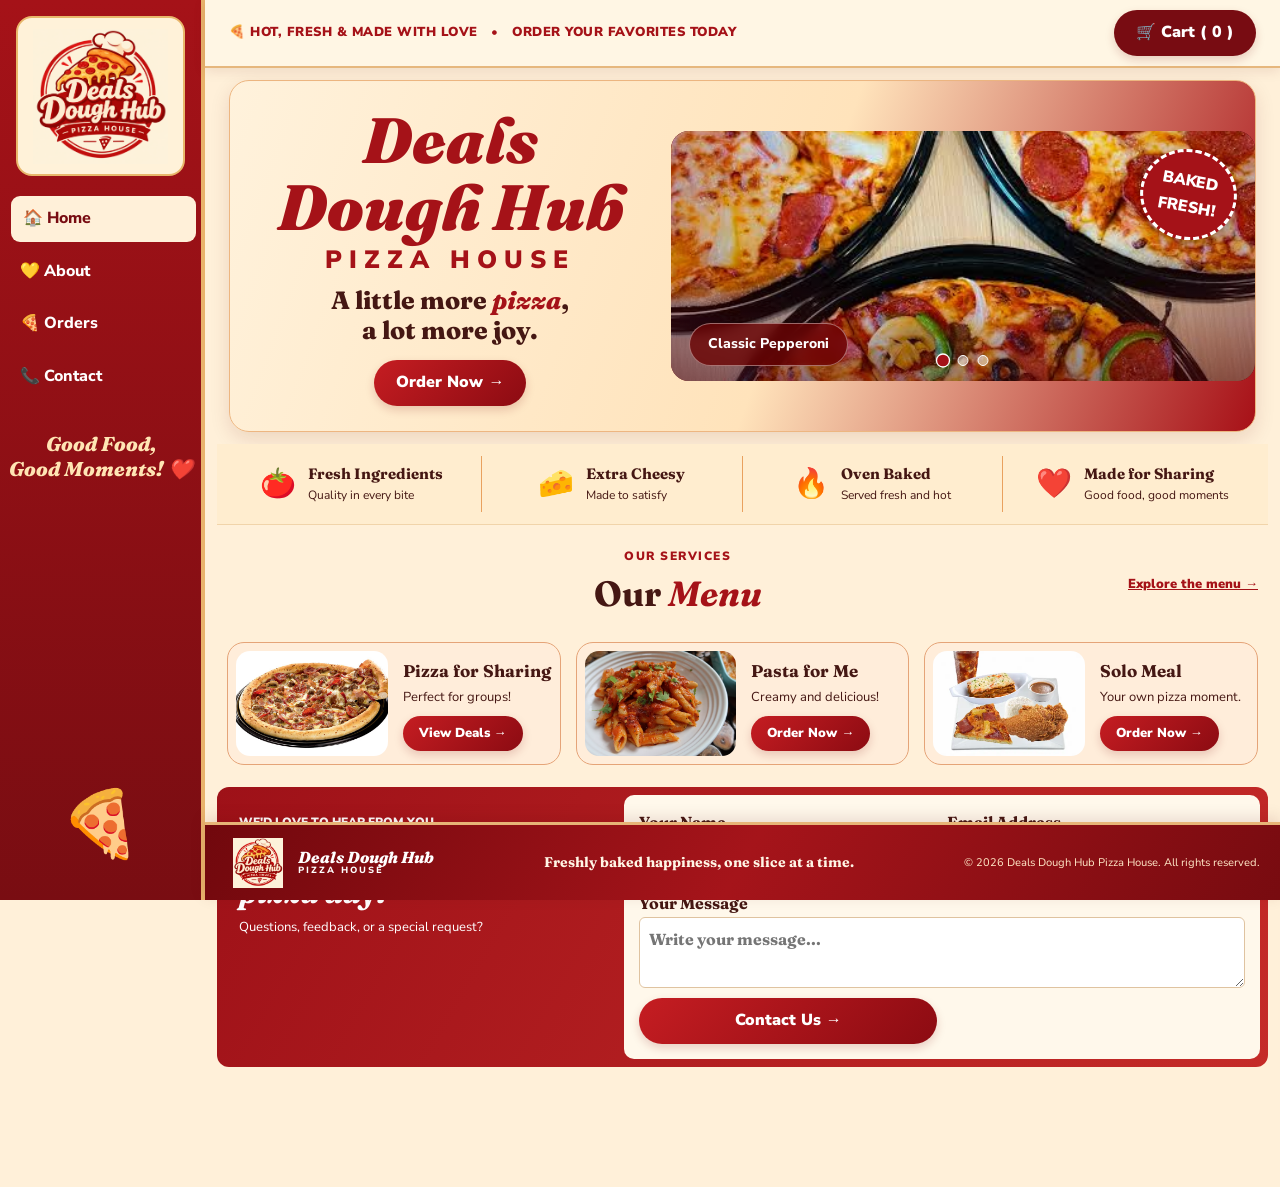
<file: index.html>
<!DOCTYPE html>
<html lang="en">

<head>
  <meta charset="UTF-8">
  <meta name="viewport" content="width=device-width, initial-scale=1">
  <title>Home | Deals Dough Hub Pizza House</title>
  <link rel="preconnect" href="https://fonts.googleapis.com">
  <link rel="preconnect" href="https://fonts.gstatic.com" crossorigin>
  <link
    href="https://fonts.googleapis.com/css2?family=Fraunces:ital,opsz,wght@0,9..144,500;0,9..144,800;1,9..144,700;1,9..144,900&family=Nunito+Sans:wght@400;600;800&display=swap"
    rel="stylesheet">
  <link rel="stylesheet" href="style.css">
</head>

<body>

  <aside class="sidebar">
    <a class="logo" href="index.html">
      <img src="m1.jpg.png" alt="Deals Dough Hub Pizza House Logo">
    </a>

   <nav class="nav">
            <a href="index.html" class="active">🏠 Home</a>
            <a href="about.html">💛 About</a>
            <a href="orders.html">🍕 Orders</a>
            <a href="contact.html">📞 Contact</a>
        </nav>
    
   <p class="sidebar-tag">
            Good Food,<br>
            Good Moments! ❤️
        </p>
    <div class="sidebar-decoration">🍕</div>
  </aside>

  <div class="main">
    <header class="topbar">
      <p>🍕 HOT, FRESH &amp; MADE WITH LOVE &nbsp; • &nbsp; ORDER YOUR FAVORITES TODAY</p>
     <a class="btn btn-dark cart-button"
   href="cart.html"
   data-cart-button>

  🛒 Cart (<span data-cart-count>0</span>)

  <span class="cart-notification-dot" data-cart-dot></span>

</a>
    </header>

    <main>
      <section class="hero">
        <div class="hero-text">
          <h1 class="brand-title">Deals Dough Hub</h1>
          <p class="brand-sub">PIZZA HOUSE</p>
          <p class="tagline">A little more <em>pizza</em>,<br>a lot more joy.</p>
          <a class="btn" href="orders.html">Order Now →</a>
        </div>

        <div class="slider" id="slider">
          <figure class="slide is-active">
            <img src="pizza1.jpg" alt="Classic Pepperoni Pizza">
            <figcaption>Classic Pepperoni</figcaption>
          </figure>
          <figure class="slide">
            <img src="pizza2.jpg" alt="Garden Veggie Pizza">
            <figcaption>Garden Veggie</figcaption>
          </figure>
          <figure class="slide">
            <img src="pizza3.jpg" alt="Extra Cheesy Pizza">
            <figcaption>Extra Cheesy</figcaption>
          </figure>
          <span class="stamp">BAKED<br>FRESH!</span>
          <div class="dots" id="dots"></div>
        </div>
      </section>

      <ul class="perks">
        <li><span class="perk-icon">🍅</span>
          <div><strong>Fresh Ingredients</strong><span>Quality in every bite</span></div>
        </li>
        <li><span class="perk-icon">🧀</span>
          <div><strong>Extra Cheesy</strong><span>Made to satisfy</span></div>
        </li>
        <li><span class="perk-icon">🔥</span>
          <div><strong>Oven Baked</strong><span>Served fresh and hot</span></div>
        </li>
        <li><span class="perk-icon">❤️</span>
          <div><strong>Made for Sharing</strong><span>Good food, good moments</span></div>
        </li>
      </ul>

      <section class="section">
        <div class="section-head">
          <div>
            <span class="eyebrow">OUR SERVICES</span>
            <h2>Our <em>Menu</em></h2>
          </div>
          <a class="text-link" href="orders.html">Explore the menu →</a>
        </div>

        <div class="cards">
          <article class="card">
            <img src="pizza3.jpg" alt="Pizza for Sharing">
            <div>
              <h3>Pizza for Sharing</h3>
              <p>Perfect for groups!</p>
              <a class="btn btn-sm" href="orders.html#sharing">View Deals →</a>
            </div>
          </article>

          <article class="card">
            <img src="pasta1.webp" alt="Creamy Pasta">
            <div>
              <h3>Pasta for Me</h3>
              <p>Creamy and delicious!</p>
              <a class="btn btn-sm" href="orders.html#pasta">Order Now →</a>
            </div>
          </article>

          <article class="card">
            <img src="solo1.webp" alt="Solo Meal">
            <div>
              <h3>Solo Meal</h3>
              <p>Your own pizza moment.</p>
              <a class="btn btn-sm" href="orders.html#solo">Order Now →</a>
            </div>
          </article>
        </div>
      </section>

      <section class="home-contact">
        <div class="contact-message">
          <span>WE'D LOVE TO HEAR FROM YOU</span>
          <h2>Let's make it a<br>pizza day.</h2>
          <p>Questions, feedback, or a special request?</p>
        </div>
        <form class="quick-contact" action="contact.html">
          <label>Your Name<input type="text" placeholder="Enter your name" required></label>
          <label>Email Address<input type="email" placeholder="you@example.com" required></label>
          <label class="wide">Your Message<textarea placeholder="Write your message..." required></textarea></label>
          <button class="btn" type="submit">Contact Us →</button>
        </form>
      </section>
    </main>

    <footer class="footer">
      <a class="footer-logo" href="index.html">
        <img src="m1.jpg.png" alt="Deals Dough Hub Logo">
        <span>Deals Dough Hub<small>PIZZA HOUSE</small></span>
      </a>
      <span>Freshly baked happiness, one slice at a time.</span>
      <small>© 2026 Deals Dough Hub Pizza House. All rights reserved.</small>
    </footer>
  </div>

  <div id="toast" class="toast" role="status" aria-live="polite"></div>
  <script src="main.js"></script>
</body>

</html>
</file>
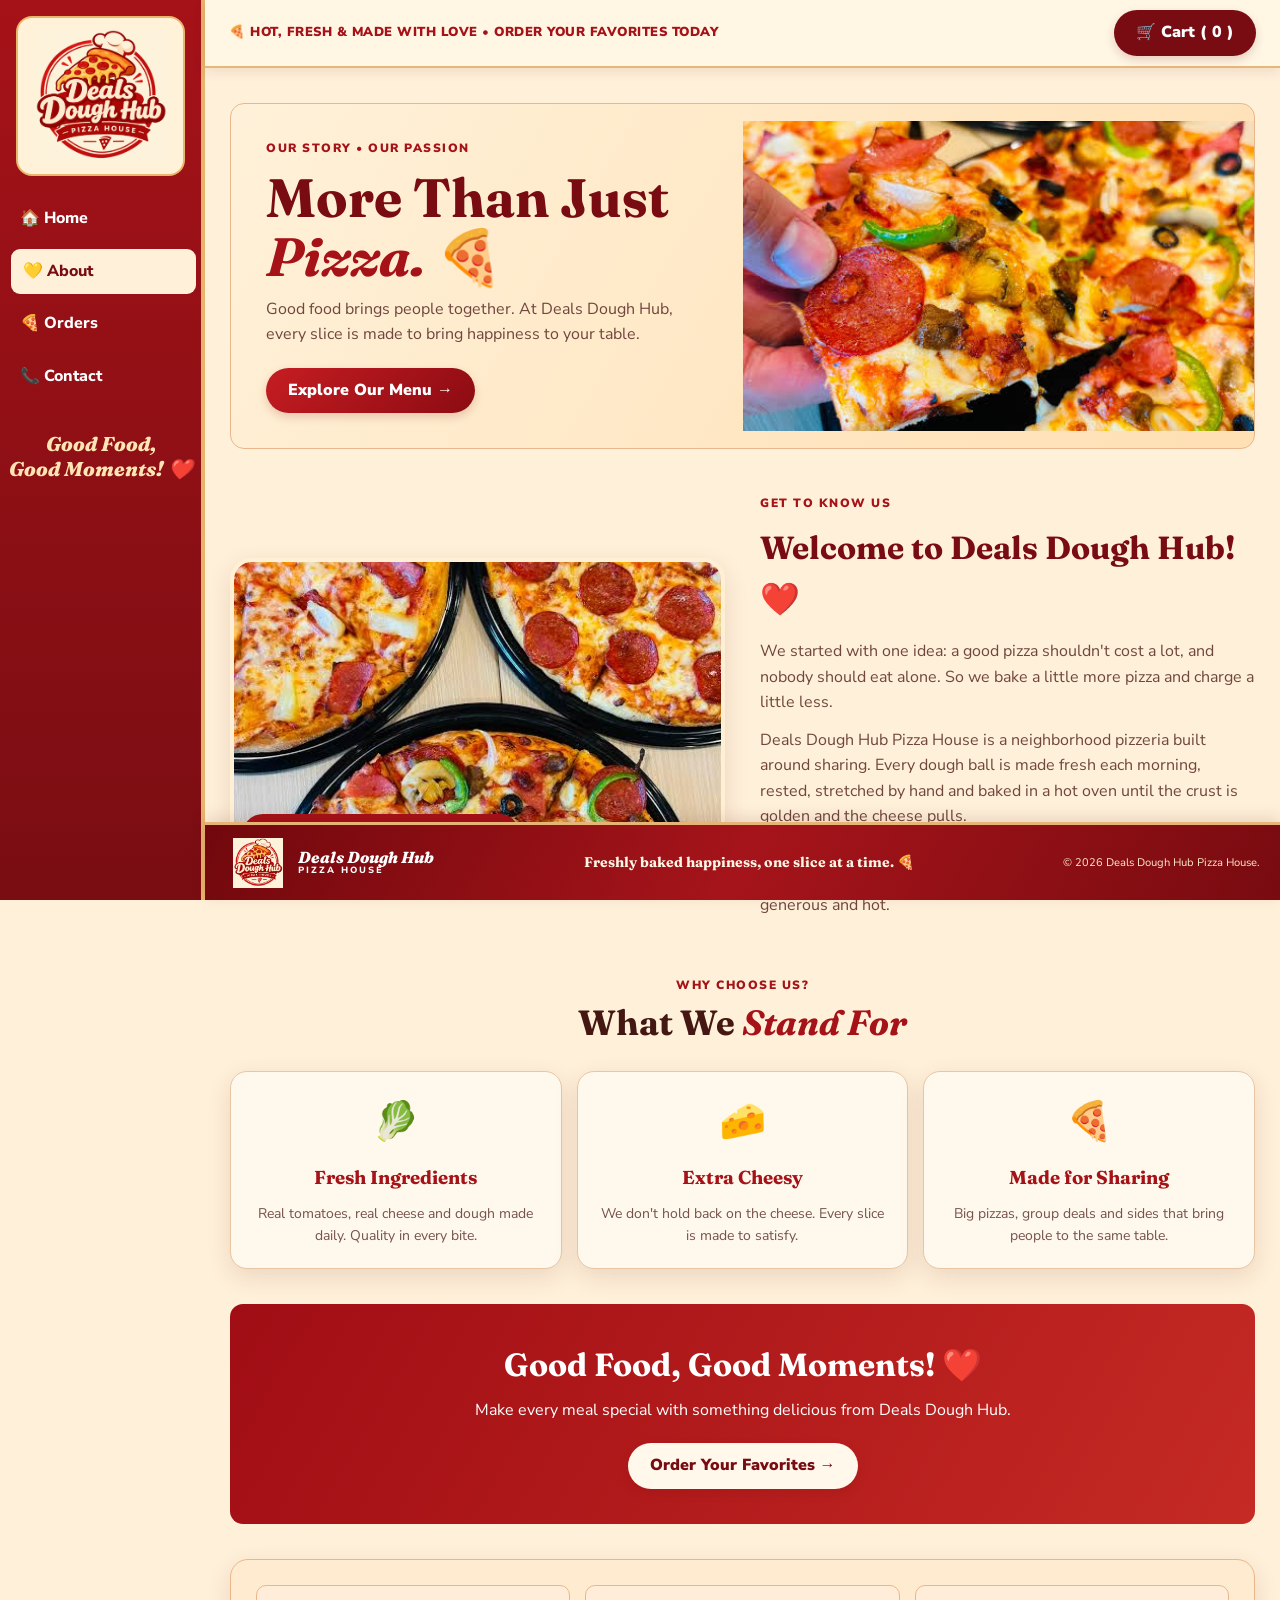
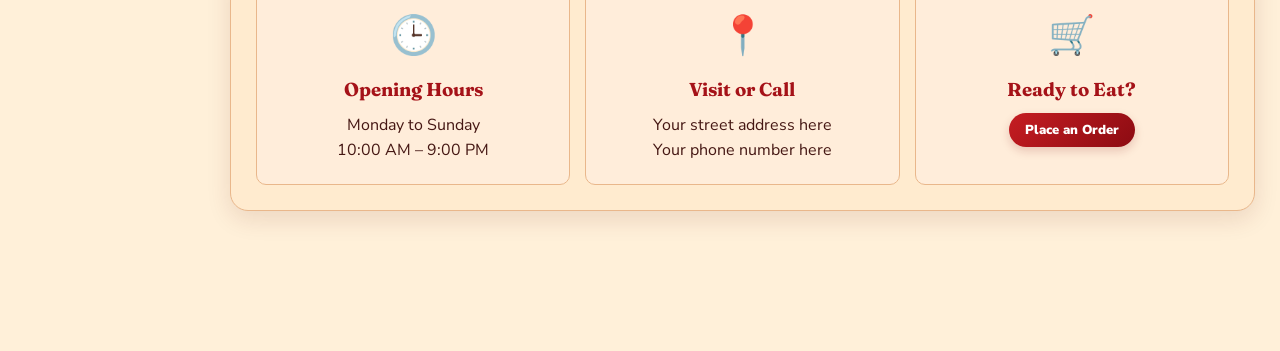
<file: about.html>
<!DOCTYPE html>
<html lang="en">

<head>
    <meta charset="UTF-8">
    <meta name="viewport" content="width=device-width, initial-scale=1">

    <title>About | Deals Dough Hub Pizza House</title>

    <!-- Google Fonts -->
    <link
        href="https://fonts.googleapis.com/css2?family=Fraunces:ital,opsz,wght@0,9..144,500;0,9..144,800;1,9..144,700;1,9..144,900&family=Nunito+Sans:wght@400;600;800&display=swap"
        rel="stylesheet"
    >

    <!-- CSS -->
    <link rel="stylesheet" href="style.css">
</head>

<body>

    <!-- SIDEBAR -->
    <aside class="sidebar">

        <a class="logo" href="index.html">
            <img src="m1.jpg.png" alt="Deals Dough Hub Logo">
        </a>

        <nav class="nav">
            <a href="index.html">🏠 Home</a>
            <a href="about.html" class="active">💛 About</a>
            <a href="orders.html">🍕 Orders</a>
            <a href="contact.html">📞 Contact</a>
        </nav>

        <p class="sidebar-tag">
            Good Food,<br>
            Good Moments! ❤️
        </p>

        <div class="sidebar-decoration"></div>

    </aside>


    <!-- MAIN CONTENT -->
    <div class="main">

        <!-- TOPBAR -->
        <header class="topbar">

            <p>
                🍕 HOT, FRESH &amp; MADE WITH LOVE • ORDER YOUR FAVORITES TODAY
            </p>

            <a
                class="btn btn-dark cart-button"
                href="cart.html"
                data-cart-button
            >
                🛒 Cart (<span data-cart-count>0</span>)
                <span
                    class="cart-notification-dot"
                    data-cart-dot
                ></span>
            </a>

        </header>


        <!-- PAGE CONTENT -->
        <main class="page">

            <!-- ABOUT HERO -->
            <section class="about-hero">

                <div>

                    <span class="eyebrow">
                        OUR STORY • OUR PASSION
                    </span>

                    <h1>
                        More Than Just <em>Pizza.</em> 🍕
                    </h1>

                    <p>
                        Good food brings people together. At Deals Dough Hub,
                        every slice is made to bring happiness to your table.
                    </p>

                    <a href="orders.html" class="btn">
                        Explore Our Menu →
                    </a>

                </div>

                <img
                    src="pizza2.jpg"
                    alt="Freshly baked Garden Veggie Pizza"
                >

            </section>


            <!-- STORY SECTION -->
            <section class="story-section">

                <div class="story-image">

                    <img
                        src="pizza1.jpg"
                        alt="Fresh Classic Pepperoni Pizza"
                    >

                    <div class="image-caption">
                        🍕 Freshly baked, made with love.
                    </div>

                </div>

                <div class="story-text">

                    <span class="eyebrow">
                        GET TO KNOW US
                    </span>

                    <h2>Welcome to Deals Dough Hub! ❤️</h2>

                    <p>
                        We started with one idea: a good pizza shouldn't
                        cost a lot, and nobody should eat alone. So we bake
                        a little more pizza and charge a little less.
                    </p>

                    <p>
                        Deals Dough Hub Pizza House is a neighborhood
                        pizzeria built around sharing. Every dough ball
                        is made fresh each morning, rested, stretched
                        by hand and baked in a hot oven until the crust
                        is golden and the cheese pulls.
                    </p>

                    <p>
                        Whether it's a group deal for the whole barkada,
                        a bowl of creamy pasta, or a solo pizza just for
                        you, we make it the same way: fresh, generous
                        and hot.
                    </p>

                </div>

            </section>


            <!-- VALUES SECTION -->
            <section class="values-section">

                <div class="section-head centered">

                    <div>

                        <span class="eyebrow">
                            WHY CHOOSE US?
                        </span>

                        <h2>
                            What We <em>Stand For</em>
                        </h2>

                    </div>

                </div>


                <div class="cards three">

                    <!-- VALUE 1 -->
                    <article class="panel value-card">

                        <span class="value-icon">🥬</span>

                        <h3>Fresh Ingredients</h3>

                        <p>
                            Real tomatoes, real cheese and dough made daily.
                            Quality in every bite.
                        </p>

                    </article>


                    <!-- VALUE 2 -->
                    <article class="panel value-card">

                        <span class="value-icon">🧀</span>

                        <h3>Extra Cheesy</h3>

                        <p>
                            We don't hold back on the cheese.
                            Every slice is made to satisfy.
                        </p>

                    </article>


                    <!-- VALUE 3 -->
                    <article class="panel value-card">

                        <span class="value-icon">🍕</span>

                        <h3>Made for Sharing</h3>

                        <p>
                            Big pizzas, group deals and sides that bring
                            people to the same table.
                        </p>

                    </article>

                </div>

            </section>


            <!-- ABOUT BANNER -->
            <section class="about-banner">

                <h2>Good Food, Good Moments! ❤️</h2>

                <p>
                    Make every meal special with something delicious
                    from Deals Dough Hub.
                </p>

                <a href="orders.html" class="btn btn-light">
                    Order Your Favorites →
                </a>

            </section>


            <!-- INFORMATION SECTION -->
            <section class="info">

                <!-- OPENING HOURS -->
                <div>

                    <span class="info-icon">🕒</span>

                    <h3>Opening Hours</h3>

                    <p>
                        Monday to Sunday<br>
                        10:00 AM – 9:00 PM
                    </p>

                </div>


                <!-- CONTACT INFORMATION -->
                <div>

                    <span class="info-icon">📍</span>

                    <h3>Visit or Call</h3>

                    <p>
                        Your street address here<br>
                        Your phone number here
                    </p>

                </div>


                <!-- ORDER BUTTON -->
                <div>

                    <span class="info-icon">🛒</span>

                    <h3>Ready to Eat?</h3>

                    <p>
                        <a class="btn btn-sm" href="orders.html">
                            Place an Order
                        </a>
                    </p>

                </div>

            </section>

        </main>


        <!-- FOOTER -->
        <footer class="footer">

            <a class="footer-logo" href="index.html">

                <img src="m1.jpg.png" alt="Logo">

                <span>
                    Deals Dough Hub
                    <small>PIZZA HOUSE</small>
                </span>

            </a>

            <span>
                Freshly baked happiness, one slice at a time. 🍕
            </span>

            <small>
                © 2026 Deals Dough Hub Pizza House.
            </small>

        </footer>

    </div>


    <!-- TOAST NOTIFICATION -->
    <div
        id="toast"
        class="toast"
        role="status"
        aria-live="polite"
    ></div>


    <!-- JAVASCRIPT -->
    <script src="main.js"></script>

</body>
</html>
</file>
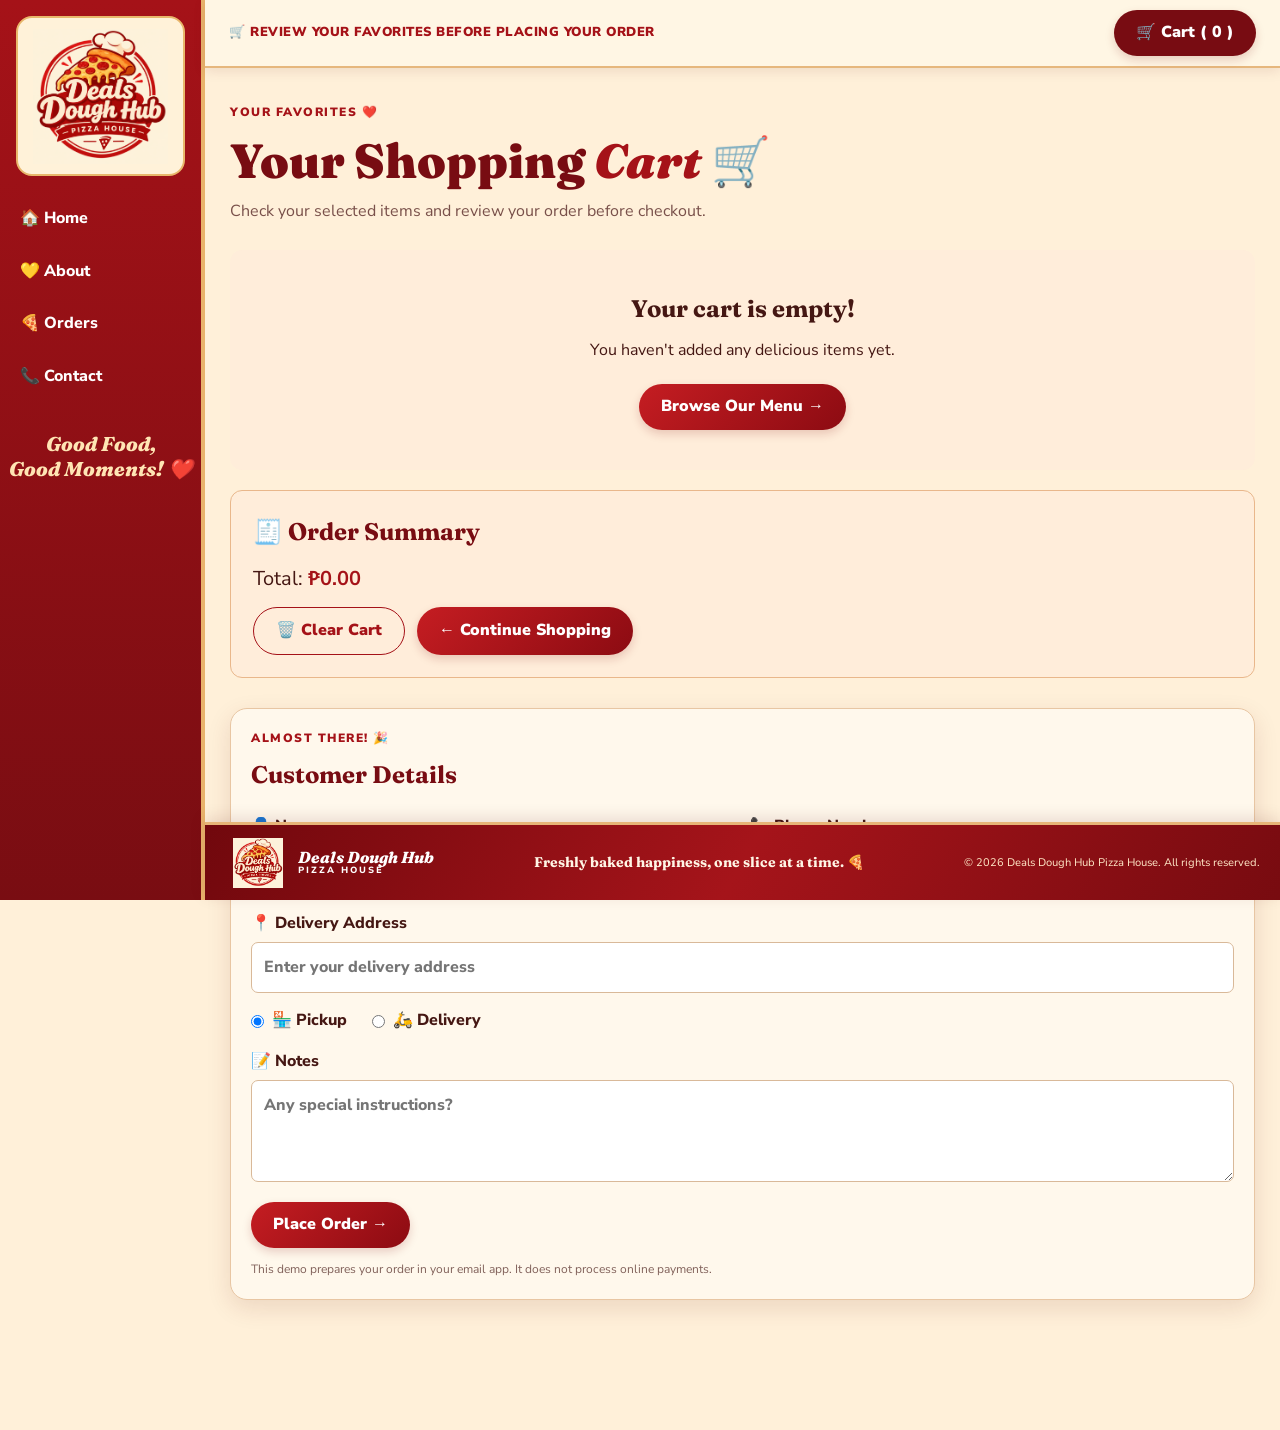
<file: cart.html>
<!DOCTYPE html>
<html lang="en">

<head>
    <meta charset="UTF-8">
    <meta name="viewport" content="width=device-width, initial-scale=1">

    <title>Your Cart | Deals Dough Hub Pizza House</title>

    <!-- Google Fonts -->
    <link
        href="https://fonts.googleapis.com/css2?family=Fraunces:wght@500;700;800&family=Nunito+Sans:wght@400;600;800&display=swap"
        rel="stylesheet"
    >

    <!-- CSS -->
    <link rel="stylesheet" href="style.css">
</head>

<body>

    <!-- SIDEBAR -->
    <aside class="sidebar">

        <a class="logo" href="index.html">
            <img src="m1.jpg.png" alt="Deals Dough Hub Logo">
        </a>

        <nav class="nav">
            <a href="index.html">🏠 Home</a>
            <a href="about.html">💛 About</a>
            <a href="orders.html">🍕 Orders</a>
            <a href="contact.html">📞 Contact</a>
        </nav>

        <p class="sidebar-tag">
            Good Food,<br>
            Good Moments! ❤️
        </p>

        <div class="sidebar-decoration"></div>

    </aside>


    <!-- MAIN CONTENT -->
    <div class="main">

        <!-- HEADER -->
        <header class="topbar">

            <p>
                🛒 REVIEW YOUR FAVORITES BEFORE PLACING YOUR ORDER
            </p>

            <a
                class="btn btn-dark cart-button"
                href="cart.html"
                data-cart-button
            >
                🛒 Cart (<span data-cart-count>0</span>)

                <span
                    class="cart-notification-dot"
                    data-cart-dot
                ></span>
            </a>

        </header>


        <!-- CART PAGE -->
        <main class="page">

            <span class="eyebrow">
                YOUR FAVORITES ❤️
            </span>

            <h1 class="page-title">
                Your Shopping <em>Cart</em> 🛒
            </h1>

            <p class="lead">
                Check your selected items and review your order
                before checkout.
            </p>


            <!-- CART ITEMS -->
            <div
                id="cart-items"
                class="cart-list"
                aria-live="polite"
            >
            </div>


            <!-- ORDER SUMMARY -->
            <section class="cart-summary">

                <h2>🧾 Order Summary</h2>

                <p class="total-line">
                    Total:
                    <strong id="cart-total">₱0.00</strong>
                </p>

                <div class="summary-actions">

                    <button
                        class="btn btn-outline"
                        id="clear-cart"
                        type="button"
                    >
                        🗑️ Clear Cart
                    </button>

                    <a class="btn" href="orders.html">
                        ← Continue Shopping
                    </a>

                </div>

            </section>


            <!-- CHECKOUT SECTION -->
            <section class="checkout panel">

                <span class="eyebrow">
                    ALMOST THERE! 🎉
                </span>

                <h2>Customer Details</h2>

                <form id="checkout-form">

                    <div class="fields">

                        <!-- CUSTOMER NAME -->
                        <label>
                            👤 Name

                            <input
                                type="text"
                                name="customerName"
                                placeholder="Enter your full name"
                                required
                            >
                        </label>


                        <!-- PHONE NUMBER -->
                        <label>
                            📞 Phone Number

                            <input
                                type="tel"
                                name="phone"
                                placeholder="09XXXXXXXXX"
                                required
                            >
                        </label>


                        <!-- DELIVERY ADDRESS -->
                        <label class="wide">
                            📍 Delivery Address

                            <input
                                type="text"
                                name="address"
                                placeholder="Enter your delivery address"
                            >
                        </label>


                        <!-- ORDER METHOD -->
                        <div class="wide choice">

                            <label>
                                <input
                                    type="radio"
                                    name="method"
                                    value="Pickup"
                                    checked
                                >
                                🏪 Pickup
                            </label>

                            <label>
                                <input
                                    type="radio"
                                    name="method"
                                    value="Delivery"
                                >
                                🛵 Delivery
                            </label>

                        </div>


                        <!-- SPECIAL NOTES -->
                        <label class="wide">
                            📝 Notes

                            <textarea
                                name="notes"
                                rows="3"
                                placeholder="Any special instructions?"
                            ></textarea>

                        </label>

                    </div>


                    <!-- PLACE ORDER BUTTON -->
                    <button class="btn" type="submit">
                        Place Order →
                    </button>

                    <p class="small-note">
                        This demo prepares your order in your email app.
                        It does not process online payments.
                    </p>

                </form>

            </section>

        </main>


        <!-- FOOTER -->
        <footer class="footer">

            <a class="footer-logo" href="index.html">

                <img
                    src="m1.jpg.png"
                    alt="Deals Dough Hub Logo"
                >

                <span>
                    Deals Dough Hub
                    <small>PIZZA HOUSE</small>
                </span>

            </a>

            <span>
                Freshly baked happiness, one slice at a time. 🍕
            </span>

            <small>
                © 2026 Deals Dough Hub Pizza House.
                All rights reserved.
            </small>

        </footer>

    </div>


    <!-- NOTIFICATION -->
    <div
        id="toast"
        class="toast"
        role="status"
        aria-live="polite"
    ></div>


    <!-- JAVASCRIPT -->
    <script src="main.js"></script>

</body>
</html>
</file>
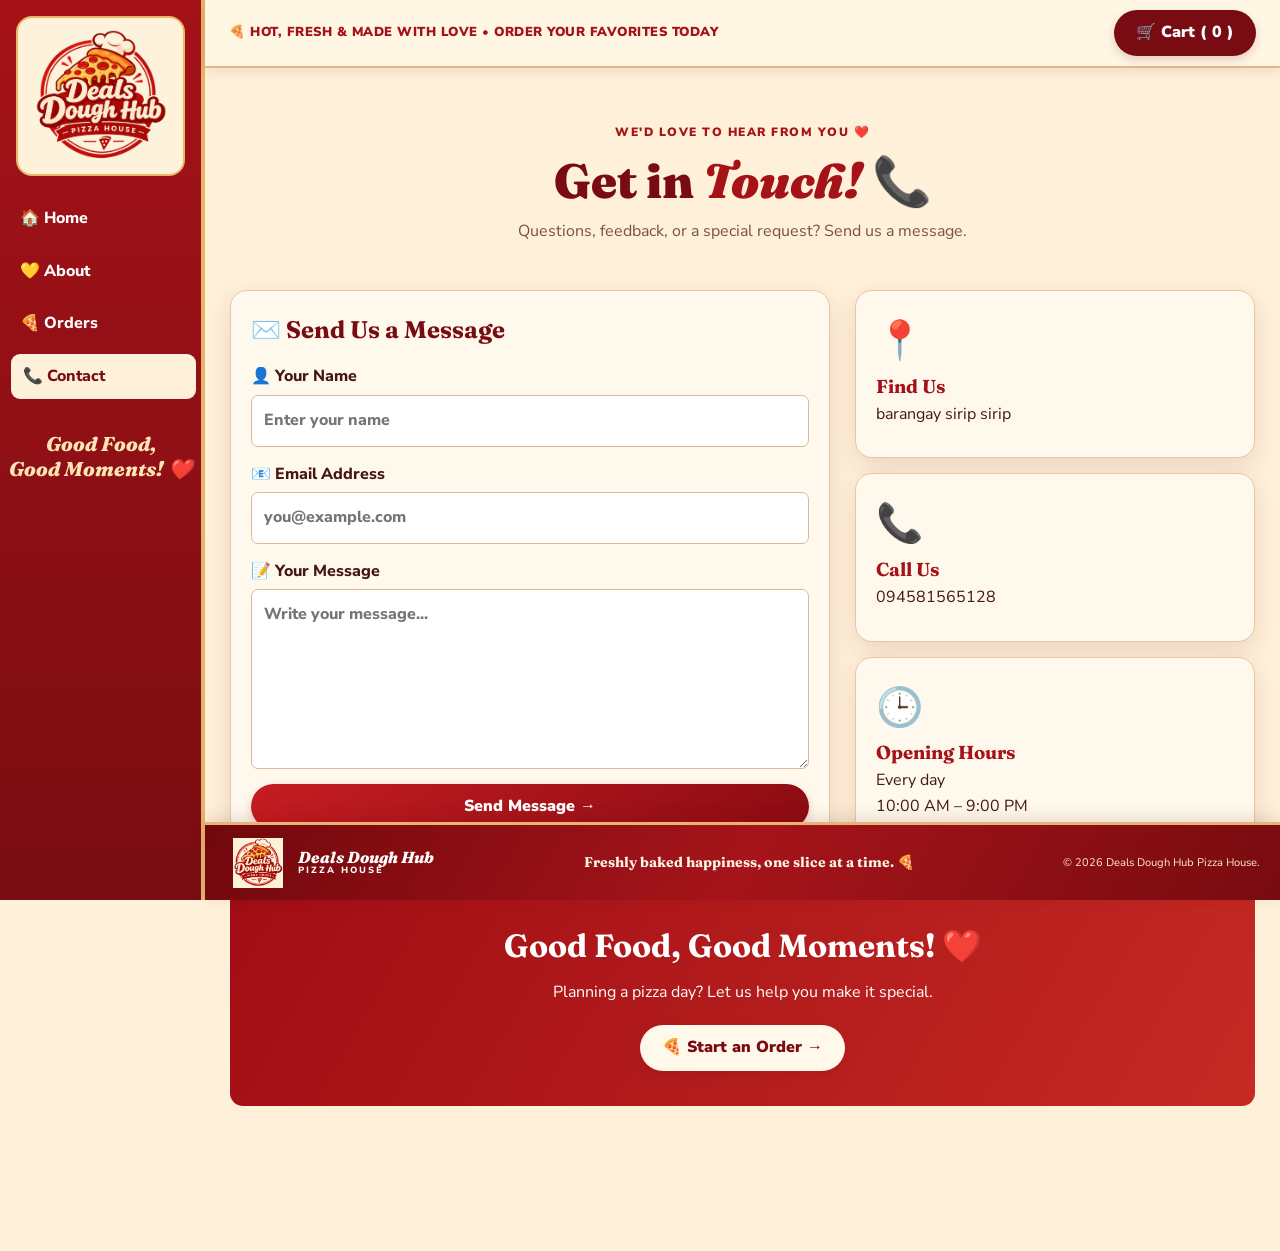
<file: contact.html>
<!DOCTYPE html>
<html lang="en">

<head>
    <meta charset="UTF-8">
    <meta name="viewport" content="width=device-width, initial-scale=1">

    <title>Contact | Deals Dough Hub Pizza House</title>

    <!-- Google Fonts -->
    <link
        href="https://fonts.googleapis.com/css2?family=Fraunces:wght@500;700;800&family=Nunito+Sans:wght@400;600;800&display=swap"
        rel="stylesheet"
    >

    <!-- CSS -->
    <link rel="stylesheet" href="style.css">
</head>

<body>

    <!-- SIDEBAR -->
    <aside class="sidebar">

        <a class="logo" href="index.html">
            <img src="m1.jpg.png" alt="Deals Dough Hub Logo">
        </a>

        <nav class="nav">
            <a href="index.html">🏠 Home</a>
            <a href="about.html">💛 About</a>
            <a href="orders.html">🍕 Orders</a>
            <a href="contact.html" class="active">📞 Contact</a>
        </nav>

        <p class="sidebar-tag">
            Good Food,<br>
            Good Moments! ❤️
        </p>

        <div class="sidebar-decoration"></div>

    </aside>


    <!-- MAIN CONTENT -->
    <div class="main">

        <!-- TOPBAR -->
        <header class="topbar">

            <p>
                🍕 HOT, FRESH &amp; MADE WITH LOVE • ORDER YOUR FAVORITES TODAY
            </p>

            <a
                class="btn btn-dark cart-button"
                href="cart.html"
                data-cart-button
            >
                🛒 Cart (<span data-cart-count>0</span>)

                <span
                    class="cart-notification-dot"
                    data-cart-dot
                ></span>
            </a>

        </header>


        <!-- PAGE CONTENT -->
        <main class="page">

            <!-- CONTACT HEADING -->
            <section class="contact-heading">

                <span class="eyebrow">
                    WE'D LOVE TO HEAR FROM YOU ❤️
                </span>

                <h1 class="page-title">
                    Get in <em>Touch!</em> 📞
                </h1>

                <p class="lead">
                    Questions, feedback, or a special request?
                    Send us a message.
                </p>

            </section>


            <!-- CONTACT LAYOUT -->
            <div class="contact-layout">

                <!-- CONTACT FORM -->
                <form
                    class="panel contact-form"
                    action="mailto:hello@dealsdoughhub.example"
                    method="post"
                    enctype="text/plain"
                >

                    <h2>✉️ Send Us a Message</h2>

                    <!-- NAME -->
                    <label>
                        👤 Your Name

                        <input
                            type="text"
                            name="Name"
                            placeholder="Enter your name"
                            required
                        >
                    </label>


                    <!-- EMAIL -->
                    <label>
                        📧 Email Address

                        <input
                            type="email"
                            name="Email"
                            placeholder="you@example.com"
                            required
                        >
                    </label>


                    <!-- MESSAGE -->
                    <label>
                        📝 Your Message

                        <textarea
                            name="Message"
                            rows="6"
                            placeholder="Write your message..."
                            required
                        ></textarea>
                    </label>


                    <!-- SUBMIT BUTTON -->
                    <button class="btn" type="submit">
                        Send Message →
                    </button>

                </form>


                <!-- CONTACT DETAILS -->
                <aside class="contact-details">

                    <!-- ADDRESS -->
                    <div class="panel">

                        <span class="info-icon">📍</span>

                        <h3>Find Us</h3>

                        <p>
                           barangay sirip sirip
                        </p>

                    </div>


                    <!-- PHONE -->
                    <div class="panel">

                        <span class="info-icon">📞</span>

                        <h3>Call Us</h3>

                        <p>
                          094581565128
                        </p>

                    </div>


                    <!-- OPENING HOURS -->
                    <div class="panel">

                        <span class="info-icon">🕒</span>

                        <h3>Opening Hours</h3>

                        <p>
                            Every day<br>
                            10:00 AM – 9:00 PM
                        </p>

                    </div>

                </aside>

            </div>


            <!-- ABOUT BANNER -->
            <section class="about-banner">

                <h2>Good Food, Good Moments! ❤️</h2>

                <p>
                    Planning a pizza day?
                    Let us help you make it special.
                </p>

                <a href="orders.html" class="btn btn-light">
                    🍕 Start an Order →
                </a>

            </section>

        </main>


        <!-- FOOTER -->
        <footer class="footer">

            <a class="footer-logo" href="index.html">

                <img src="m1.jpg.png" alt="Logo">

                <span>
                    Deals Dough Hub
                    <small>PIZZA HOUSE</small>
                </span>

            </a>

            <span>
                Freshly baked happiness, one slice at a time. 🍕
            </span>

            <small>
                © 2026 Deals Dough Hub Pizza House.
            </small>

        </footer>

    </div>


    <!-- TOAST NOTIFICATION -->
    <div
        id="toast"
        class="toast"
        role="status"
        aria-live="polite"
    ></div>


    <!-- JAVASCRIPT -->
    <script src="main.js"></script>

</body>
</html>
</file>
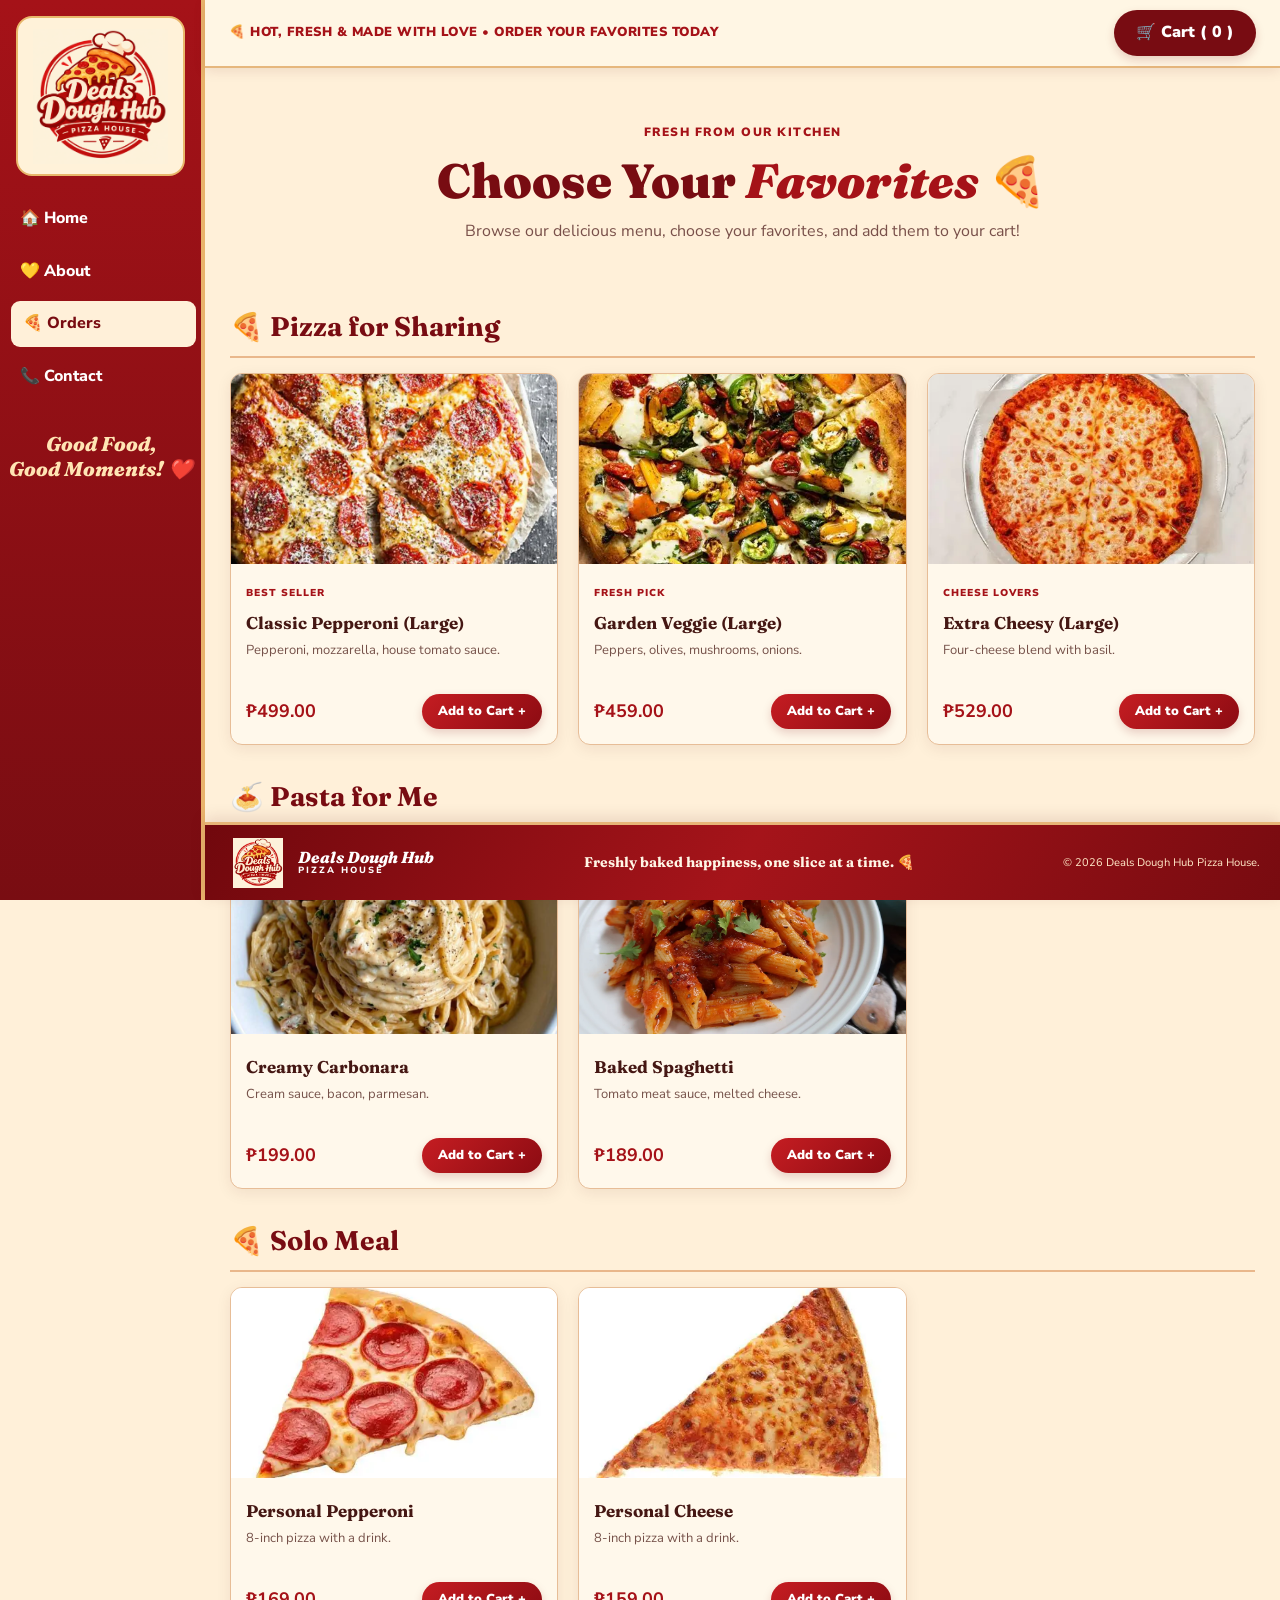
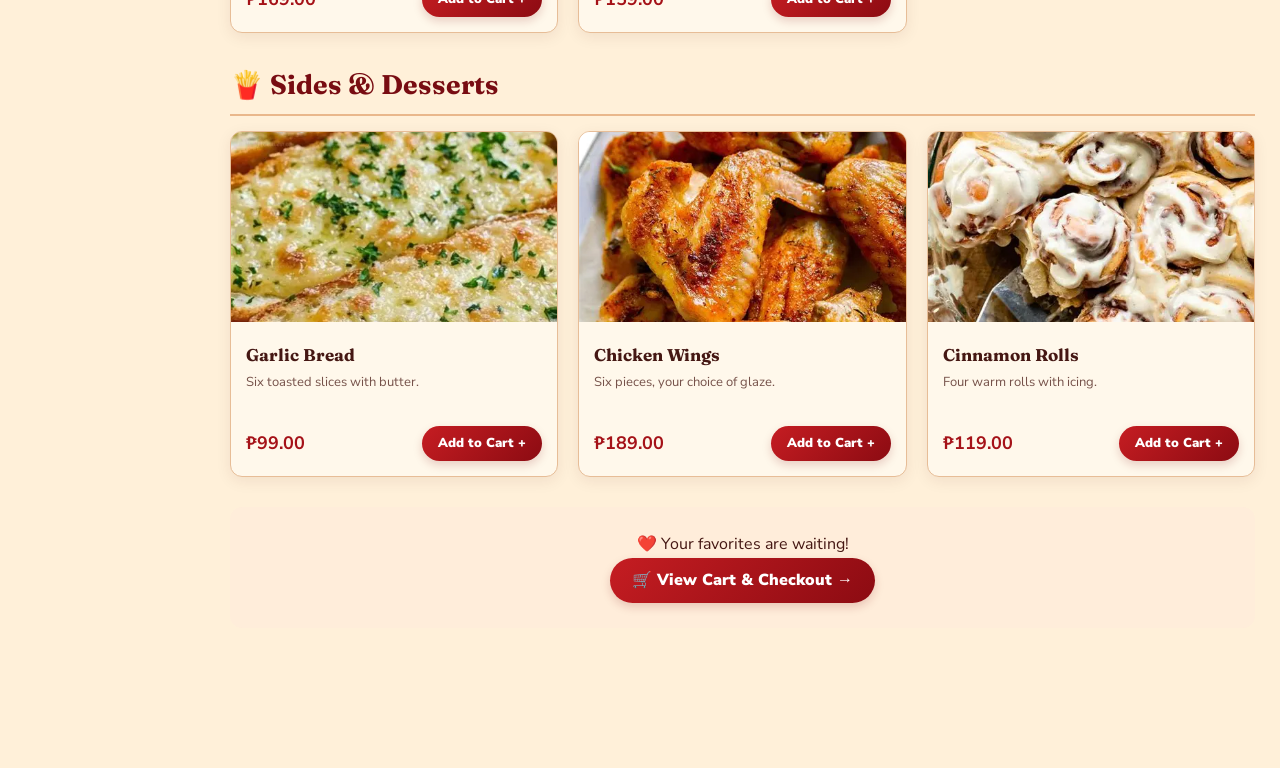
<file: orders.html>
<!DOCTYPE html>
<html lang="en">

<head>
    <meta charset="UTF-8">
    <meta name="viewport" content="width=device-width, initial-scale=1">

    <title>Orders | Deals Dough Hub Pizza House</title>

    <!-- Google Fonts -->
    <link
        href="https://fonts.googleapis.com/css2?family=Fraunces:wght@500;700;800&family=Nunito+Sans:wght@400;600;800&display=swap"
        rel="stylesheet"
    >

    <!-- CSS -->
    <link rel="stylesheet" href="style.css">
</head>

<body>

    <!-- SIDEBAR -->
    <aside class="sidebar">

        <a class="logo" href="index.html">
            <img src="m1.jpg.png" alt="Deals Dough Hub Logo">
        </a>

        <nav class="nav">
            <a href="index.html">🏠 Home</a>
            <a href="about.html">💛 About</a>
            <a href="orders.html" class="active">🍕 Orders</a>
            <a href="contact.html">📞 Contact</a>
        </nav>

        <p class="sidebar-tag">
            Good Food,<br>
            Good Moments! ❤️
        </p>

        <div class="sidebar-decoration"></div>

    </aside>


    <!-- MAIN CONTENT -->
    <div class="main">

        <!-- TOPBAR -->
        <header class="topbar">

            <p>
                🍕 HOT, FRESH &amp; MADE WITH LOVE • ORDER YOUR FAVORITES TODAY
            </p>

            <a
                class="btn btn-dark cart-button"
                href="cart.html"
                data-cart-button
            >
                🛒 Cart (<span data-cart-count>0</span>)

                <span
                    class="cart-notification-dot"
                    data-cart-dot
                ></span>
            </a>

        </header>


        <!-- PAGE CONTENT -->
        <main class="page">

            <!-- ORDERS HEADING -->
            <section class="orders-heading">

                <span class="eyebrow">
                    FRESH FROM OUR KITCHEN
                </span>

                <h1 class="page-title">
                    Choose Your <em>Favorites</em> 🍕
                </h1>

                <p class="lead">
                    Browse our delicious menu, choose your favorites,
                    and add them to your cart!
                </p>

            </section>


            <!-- PIZZA FOR SHARING -->
            <section id="sharing" class="menu-section">

                <h2>🍕 Pizza for Sharing</h2>

                <div class="product-grid">

                    <!-- CLASSIC PEPPERONI -->
                    <article class="product-card">

                        <img
                            src="peperoni.webp"
                            alt="Classic Pepperoni Pizza"
                        >

                        <div class="product-info">

                            <span class="product-category">
                                BEST SELLER
                            </span>

                            <h3>Classic Pepperoni (Large)</h3>

                            <p>
                                Pepperoni, mozzarella, house tomato sauce.
                            </p>

                            <div class="product-bottom">

                                <strong>₱499.00</strong>

                                <button
                                    class="btn btn-sm add-to-cart"
                                    data-id="pepperoni"
                                    data-name="Classic Pepperoni (Large)"
                                    data-price="499"
                                >
                                    Add to Cart +
                                </button>

                            </div>

                        </div>

                    </article>


                    <!-- GARDEN VEGGIE -->
                    <article class="product-card">

                        <img
                            src="veg.webp"
                            alt="Garden Veggie Pizza"
                        >

                        <div class="product-info">

                            <span class="product-category">
                                FRESH PICK
                            </span>

                            <h3>Garden Veggie (Large)</h3>

                            <p>
                                Peppers, olives, mushrooms, onions.
                            </p>

                            <div class="product-bottom">

                                <strong>₱459.00</strong>

                                <button
                                    class="btn btn-sm add-to-cart"
                                    data-id="veggie"
                                    data-name="Garden Veggie (Large)"
                                    data-price="459"
                                >
                                    Add to Cart +
                                </button>

                            </div>

                        </div>

                    </article>


                    <!-- EXTRA CHEESY -->
                    <article class="product-card">

                        <img
                            src="cheese.webp"
                            alt="Extra Cheesy Pizza"
                        >

                        <div class="product-info">

                            <span class="product-category">
                                CHEESE LOVERS
                            </span>

                            <h3>Extra Cheesy (Large)</h3>

                            <p>
                                Four-cheese blend with basil.
                            </p>

                            <div class="product-bottom">

                                <strong>₱529.00</strong>

                                <button
                                    class="btn btn-sm add-to-cart"
                                    data-id="cheesy"
                                    data-name="Extra Cheesy (Large)"
                                    data-price="529"
                                >
                                    Add to Cart +
                                </button>

                            </div>

                        </div>

                    </article>

                </div>

            </section>


            <!-- PASTA -->
            <section id="pasta" class="menu-section">

                <h2>🍝 Pasta for Me</h2>

                <div class="product-grid">

                    <!-- CARBONARA -->
                    <article class="product-card">

                        <img
                            src="m8.jpeg"
                            alt="Creamy Carbonara"
                        >

                        <div class="product-info">

                            <h3>Creamy Carbonara</h3>

                            <p>
                                Cream sauce, bacon, parmesan.
                            </p>

                            <div class="product-bottom">

                                <strong>₱199.00</strong>

                                <button
                                    class="btn btn-sm add-to-cart"
                                    data-id="carbonara"
                                    data-name="Creamy Carbonara"
                                    data-price="199"
                                >
                                    Add to Cart +
                                </button>

                            </div>

                        </div>

                    </article>


                    <!-- BAKED SPAGHETTI -->
                    <article class="product-card">

                        <img
                            src="pasta1.webp"
                            alt="Baked Spaghetti"
                        >

                        <div class="product-info">

                            <h3>Baked Spaghetti</h3>

                            <p>
                                Tomato meat sauce, melted cheese.
                            </p>

                            <div class="product-bottom">

                                <strong>₱189.00</strong>

                                <button
                                    class="btn btn-sm add-to-cart"
                                    data-id="spaghetti"
                                    data-name="Baked Spaghetti"
                                    data-price="189"
                                >
                                    Add to Cart +
                                </button>

                            </div>

                        </div>

                    </article>

                </div>

            </section>


            <!-- SOLO MEALS -->
            <section id="solo" class="menu-section">

                <h2>🍕 Solo Meal</h2>

                <div class="product-grid">

                    <!-- PERSONAL PEPPERONI -->
                    <article class="product-card">

                        <img
                            src="pp1.webp"
                            alt="Personal Pepperoni"
                        >

                        <div class="product-info">

                            <h3>Personal Pepperoni</h3>

                            <p>
                                8-inch pizza with a drink.
                            </p>

                            <div class="product-bottom">

                                <strong>₱169.00</strong>

                                <button
                                    class="btn btn-sm add-to-cart"
                                    data-id="personal-pepperoni"
                                    data-name="Personal Pepperoni"
                                    data-price="169"
                                >
                                    Add to Cart +
                                </button>

                            </div>

                        </div>

                    </article>


                    <!-- PERSONAL CHEESE -->
                    <article class="product-card">

                        <img
                            src="c1.webp"
                            alt="Personal Cheese"
                        >

                        <div class="product-info">

                            <h3>Personal Cheese</h3>

                            <p>
                                8-inch pizza with a drink.
                            </p>

                            <div class="product-bottom">

                                <strong>₱159.00</strong>

                                <button
                                    class="btn btn-sm add-to-cart"
                                    data-id="personal-cheese"
                                    data-name="Personal Cheese"
                                    data-price="159"
                                >
                                    Add to Cart +
                                </button>

                            </div>

                        </div>

                    </article>

                </div>

            </section>


            <!-- SIDES AND DESSERTS -->
            <section id="sides" class="menu-section">

                <h2>🍟 Sides &amp; Desserts</h2>

                <div class="product-grid">

                    <!-- GARLIC BREAD -->
                    <article class="product-card">

                        <img
                            src="g1.webp"
                            alt="Garlic Bread"
                        >

                        <div class="product-info">

                            <h3>Garlic Bread</h3>

                            <p>
                                Six toasted slices with butter.
                            </p>

                            <div class="product-bottom">

                                <strong>₱99.00</strong>

                                <button
                                    class="btn btn-sm add-to-cart"
                                    data-id="garlic-bread"
                                    data-name="Garlic Bread"
                                    data-price="99"
                                >
                                    Add to Cart +
                                </button>

                            </div>

                        </div>

                    </article>


                    <!-- CHICKEN WINGS -->
                    <article class="product-card">

                        <img
                            src="ch1.webp"
                            alt="Chicken Wings"
                        >

                        <div class="product-info">

                            <h3>Chicken Wings</h3>

                            <p>
                                Six pieces, your choice of glaze.
                            </p>

                            <div class="product-bottom">

                                <strong>₱189.00</strong>

                                <button
                                    class="btn btn-sm add-to-cart"
                                    data-id="chicken-wings"
                                    data-name="Chicken Wings"
                                    data-price="189"
                                >
                                    Add to Cart +
                                </button>

                            </div>

                        </div>

                    </article>


                    <!-- CINNAMON ROLLS -->
                    <article class="product-card">

                        <img
                            src="ci1.webp"
                            alt="Cinnamon Rolls"
                        >

                        <div class="product-info">

                            <h3>Cinnamon Rolls</h3>

                            <p>
                                Four warm rolls with icing.
                            </p>

                            <div class="product-bottom">

                                <strong>₱119.00</strong>

                                <button
                                    class="btn btn-sm add-to-cart"
                                    data-id="cinnamon-rolls"
                                    data-name="Cinnamon Rolls"
                                    data-price="119"
                                >
                                    Add to Cart +
                                </button>

                            </div>

                        </div>

                    </article>

                </div>

            </section>


            <!-- CART CALL TO ACTION -->
            <div class="cart-cta">

                <p>
                    ❤️ Your favorites are waiting!
                </p>

                <a class="btn" href="cart.html">
                    🛒 View Cart &amp; Checkout →
                </a>

            </div>

        </main>


        <!-- FOOTER -->
        <footer class="footer">

            <a class="footer-logo" href="index.html">

                <img src="m1.jpg.png" alt="Logo">

                <span>
                    Deals Dough Hub
                    <small>PIZZA HOUSE</small>
                </span>

            </a>

            <span>
                Freshly baked happiness, one slice at a time. 🍕
            </span>

            <small>
                © 2026 Deals Dough Hub Pizza House.
            </small>

        </footer>

    </div>


    <!-- TOAST NOTIFICATION -->
    <div
        id="toast"
        class="toast"
        role="status"
        aria-live="polite"
    ></div>


    <!-- JAVASCRIPT -->
    <script src="main.js"></script>

</body>
</html>
</file>
<file: style.css>
:root {
  --red: #a51218;
  --red-dark: #780c12;
  --red-light: #c72a28;
  --cream: #fff0d9;
  --cream-light: #fff8eb;
  --gold: #e8b65c;
  --text: #451713;
  --border: #e9b78b;
  --shadow: 0 8px 25px rgba(95, 26, 13, 0.12);
}

/* GENERAL SETTINGS */
* {
  margin: 0;
  padding: 0;
  box-sizing: border-box;
}

html {
  scroll-behavior: smooth;
}

body {
  display: flex;
  min-height: 100vh;
  overflow-x: hidden;
  background: var(--cream);
  color: var(--text);
  font-family: "Nunito Sans", Arial, sans-serif;
  line-height: 1.6;
}

img {
  max-width: 100%;
  display: block;
}

a {
  color: inherit;
  text-decoration: none;
}

button,
input,
textarea {
  font: inherit;
}

/* =========================================
   SIDEBAR
   ========================================= */

.sidebar {
  width: 205px;
  min-width: 205px;
  height: 100vh;
  min-height: 100vh;
  padding: 8px;
  position: sticky;
  top: 0;
  z-index: 10;
  display: flex;
  flex-direction: column;
  overflow-y: auto;
  background: linear-gradient(180deg, #a51218, #790d12);
  color: white;
  border-right: 4px solid #e9b36c;
}

.logo {
  display: flex;
  justify-content: center;
  align-items: center;
  min-height: 160px;
  margin: 8px 8px 20px;
  padding: 10px;
  overflow: hidden;
  background: #fff2d9;
  border: 2px solid #e8b76b;
  border-radius: 16px;
  transition: 0.3s ease;
}

.logo img {
  width: 100%;
  max-width: 155px;
  height: 135px;
  object-fit: contain;
}

.logo:hover {
  transform: scale(1.025);
  box-shadow: 0 5px 15px rgba(80, 0, 0, 0.2);
}

.nav {
  display: flex;
  flex-direction: column;
  gap: 7px;
}

.nav a {
  display: block;
  padding: 10px 12px;
  color: white;
  font-weight: 800;
  border-radius: 9px;
  transition: 0.25s ease;
}

.nav a:hover,
.nav a.active {
  background: var(--cream);
  color: var(--red-dark);
  transform: translateX(3px);
}

.sidebar-tag {
  margin-top: 32px;
  color: #ffe5b4;
  text-align: center;
  font-family: "Fraunces", serif;
  font-size: 20px;
  font-style: italic;
  font-weight: 800;
  line-height: 1.25;
}

.sidebar-decoration {
  margin-top: auto;
  padding: 15px 0;
  text-align: center;
  font-size: 65px;
}

/* =========================================
   MAIN LAYOUT AND HEADER
   ========================================= */

.main {
  min-width: 0;
  min-height: 100vh;
  flex: 1;
  display: flex;
  flex-direction: column;
}

.topbar {
  position: sticky;
  top: 0;
  z-index: 1000;
  min-height: 58px;
  padding: 10px 24px;
  display: flex;
  justify-content: space-between;
  align-items: center;
  gap: 15px;
  background: rgba(255, 246, 229, 0.97);
  border-bottom: 2px solid #e6b77d;
  box-shadow: 0 3px 12px rgba(90, 20, 10, 0.10);
  backdrop-filter: blur(10px);
}

.topbar p {
  margin: 0;
  color: var(--red);
  font-size: 13px;
  font-weight: 900;
  letter-spacing: 0.5px;
  text-transform: uppercase;
}

main {
  padding: 0 12px 20px;
}

.main > main {
  flex: 1 0 auto;
  padding-bottom: 110px;
}

.page {
  padding: 35px 25px;
}

.page-title {
  margin: 10px 0;
  color: var(--red-dark);
  font-family: "Fraunces", serif;
  font-size: clamp(32px, 5vw, 48px);
  font-weight: 900;
  line-height: 1.2;
}

.page-title em,
.section-head h2 em {
  color: var(--red);
}

.lead {
  max-width: 750px;
  margin-bottom: 25px;
  color: #79504a;
  font-size: 16px;
}

.eyebrow {
  display: block;
  color: var(--red);
  font-size: 12px;
  font-weight: 900;
  letter-spacing: 1.5px;
}

/* =========================================
   BUTTONS
   ========================================= */

.btn {
  display: inline-flex;
  justify-content: center;
  align-items: center;
  gap: 5px;
  padding: 10px 22px;
  color: white;
  background: linear-gradient(135deg, #c51d22, #8c0b12);
  border: 0;
  border-radius: 30px;
  font-weight: 900;
  cursor: pointer;
  box-shadow: 0 4px 10px rgba(130, 15, 15, 0.18);
  transition: all 0.25s ease;
}

.btn:hover {
  transform: translateY(-3px);
  box-shadow: 0 7px 15px rgba(130, 15, 15, 0.25);
  filter: brightness(1.1);
}

.btn:active {
  transform: scale(0.96);
}

.btn-dark {
  background: var(--red-dark);
}

.btn-light {
  color: var(--red-dark);
  background: var(--cream-light);
}

.btn-sm {
  padding: 7px 16px;
  font-size: 13px;
}

.btn-outline {
  color: var(--red);
  background: transparent;
  border: 1px solid var(--red);
  box-shadow: none;
}

/* =========================================
   CART NOTIFICATION DOT
   ========================================= */

.cart-button {
  position: relative;
  display: inline-flex;
  align-items: center;
  gap: 5px;
  white-space: nowrap;
}

.cart-notification-dot {
  position: absolute;
  top: 3px;
  right: 5px;
  width: 11px;
  height: 11px;
  background: #ff2020;
  border: 2px solid #fff4df;
  border-radius: 50%;
  opacity: 0;
  transform: scale(0);
  transition: 0.25s ease;
}

.cart-notification-dot.active {
  opacity: 1;
  transform: scale(1);
  animation: cartPulse 1.5s infinite;
}

@keyframes cartPulse {
  0%, 100% {
    box-shadow: 0 0 0 0 rgba(255, 32, 32, 0.4);
  }

  50% {
    box-shadow: 0 0 0 5px rgba(255, 32, 32, 0);
  }
}

/* =========================================
   HOME HERO SECTION
   ========================================= */

.hero {
  min-height: 250px;
  margin: 12px;
  display: grid;
  grid-template-columns: 43% 57%;
  align-items: center;
  overflow: hidden;
  background: linear-gradient(110deg, #fff2dc, #ffe3bb 55%, #a71017);
  border: 1px solid #edb681;
  border-radius: 20px;
  box-shadow: 0 7px 20px rgba(100, 20, 10, 0.12);
}

.hero-text {
  padding: 25px;
  text-align: center;
}

.brand-title {
  color: var(--red);
  font-family: "Fraunces", serif;
  font-size: clamp(35px, 5vw, 72px);
  font-style: italic;
  font-weight: 900;
  line-height: 1.05;
}

.brand-sub {
  color: var(--red);
  font-size: 25px;
  font-weight: 900;
  letter-spacing: 7px;
}

.tagline {
  margin: 5px 0 15px;
  font-family: "Fraunces", serif;
  font-size: 25px;
  font-weight: 800;
  line-height: 1.2;
}

.tagline em {
  color: var(--red);
}

/* =========================================
   PHOTO SLIDER
   ========================================= */

.slider {
  position: relative;
  height: 250px;
  overflow: hidden;
  isolation: isolate;
  background: #720d12;
  border-radius: 18px;
}

.slide {
  position: absolute;
  inset: 0;
  overflow: hidden;
  opacity: 0;
  border-radius: 18px;
  transition: opacity 0.7s ease;
}

.slide.is-active {
  opacity: 1;
}

.slide img {
  display: block;
  width: 100%;
  height: 100%;
  object-fit: cover;
  border-radius: 18px;
  transition: transform 1s ease;
}

.slide.is-active img {
  transform: scale(1.04);
}

/* RED PHOTO COVER */

.slider::after {
  position: absolute;
  inset: 0;
  z-index: 2;
  content: "";
  pointer-events: none;
  background:
    linear-gradient(
      90deg,
      rgba(90, 0, 0, 0.30),
      transparent 35%,
      transparent 65%,
      rgba(90, 0, 0, 0.30)
    ),
    linear-gradient(
      0deg,
      rgba(70, 0, 0, 0.48),
      transparent 40%
    );
}

.slide figcaption {
  position: absolute;
  bottom: 15px;
  left: 18px;
  z-index: 3;
  padding: 9px 18px;
  color: white;
  background: rgba(105, 0, 0, 0.78);
  border: 1px solid rgba(255, 255, 255, 0.4);
  border-radius: 30px;
  font-size: 14px;
  font-weight: 800;
  backdrop-filter: blur(6px);
}

.stamp {
  position: absolute;
  top: 18px;
  right: 18px;
  z-index: 4;
  padding: 17px;
  color: white;
  background: var(--red);
  border: 3px dashed white;
  border-radius: 50%;
  font-weight: 900;
  text-align: center;
  transform: rotate(10deg);
  box-shadow: 0 5px 12px rgba(0, 0, 0, 0.25);
}

.dots {
  position: absolute;
  bottom: 15px;
  left: 50%;
  z-index: 5;
  display: flex;
  gap: 9px;
  transform: translateX(-50%);
}

.dot {
  width: 11px;
  height: 11px;
  padding: 0;
  background: rgba(255, 255, 255, 0.5);
  border: 1px solid white;
  border-radius: 50%;
  cursor: pointer;
  transition: 0.3s ease;
}

.dot.is-active {
  background: var(--red);
  transform: scale(1.3);
}

/* =========================================
   HOME PERKS
   ========================================= */

.perks {
  display: grid;
  grid-template-columns: repeat(4, 1fr);
  margin-bottom: 10px;
  padding: 12px 5px;
  background: #ffedcf;
  border-bottom: 1px solid #f1d4aa;
  list-style: none;
}

.perks li {
  display: flex;
  justify-content: center;
  align-items: center;
  gap: 12px;
  padding: 5px;
  border-right: 1px solid #e9a15f;
}

.perks li:last-child {
  border: 0;
}

.perk-icon {
  font-size: 29px;
}

.perks strong,
.perks li div span {
  display: block;
}

.perks strong {
  font-family: "Fraunces", serif;
  font-size: 15px;
}

.perks li div span {
  font-size: 12px;
}

/* =========================================
   SECTIONS AND MENU CARDS
   ========================================= */

.section {
  padding: 12px 10px;
}

.section-head {
  display: flex;
  justify-content: space-between;
  align-items: center;
  margin-bottom: 20px;
}

.section-head h2 {
  color: var(--text);
  font-family: "Fraunces", serif;
  font-size: 35px;
}

.section-head > div {
  flex: 1;
  text-align: center;
}

.section-head .text-link {
  align-self: center;
}

.text-link {
  color: var(--red);
  font-size: 13px;
  font-weight: 900;
  text-decoration: underline;
}

.cards {
  display: grid;
  grid-template-columns: repeat(3, 1fr);
  gap: 15px;
}

.card {
  min-width: 0;
  display: flex;
  align-items: center;
  gap: 15px;
  padding: 8px;
  background: #ffedda;
  border: 1px solid #e5a478;
  border-radius: 17px;
  transition: 0.3s ease;
}

.card:hover {
  transform: translateY(-4px);
  box-shadow: var(--shadow);
}

.card img {
  width: 48%;
  height: 105px;
  object-fit: cover;
  border-radius: 14px;
}

.card h3,
.product-card h3 {
  color: var(--text);
  font-family: "Fraunces", serif;
  font-size: 17px;
}

.card p {
  margin: 3px 0 8px;
  font-size: 13px;
}

/* =========================================
   HOME CONTACT SECTION
   ========================================= */

.home-contact {
  display: grid;
  grid-template-columns: 38% 62%;
  margin: 10px 0;
  overflow: hidden;
  color: white;
  background: linear-gradient(120deg, #9e1118, #c52b28);
  border-radius: 12px;
}

.contact-message {
  padding: 22px;
}

.contact-message span {
  font-size: 12px;
  font-weight: 900;
}

.contact-message h2 {
  margin: 8px 0;
  font-family: "Fraunces", serif;
  font-size: 30px;
  font-style: italic;
  line-height: 1.1;
}

.contact-message p {
  font-size: 13px;
}

.quick-contact {
  display: grid;
  grid-template-columns: 1fr 1fr;
  align-items: end;
  gap: 10px;
  margin: 8px;
  padding: 15px;
  color: var(--text);
  background: var(--cream-light);
  border-radius: 10px;
}

.quick-contact label {
  font-family: "Fraunces", serif;
  font-weight: 700;
}

.quick-contact input,
.quick-contact textarea {
  display: block;
  width: 100%;
  padding: 9px;
  background: white;
  border: 1px solid #dfc3a0;
  border-radius: 6px;
}

.quick-contact .wide {
  grid-column: 1 / -1;
}

/* =========================================
   ABOUT PAGE
   ========================================= */

.about-hero {
  display: grid;
  grid-template-columns: 1fr 1fr;
  align-items: center;
  overflow: hidden;
  background: linear-gradient(120deg, #fff1d9, #ffdfb3);
  border: 1px solid var(--border);
  border-radius: 14px;
}

.about-hero > div {
  padding: 35px;
}

.about-hero h1 {
  margin: 10px 0;
  color: var(--red-dark);
  font-family: "Fraunces", serif;
  font-size: clamp(35px, 5vw, 54px);
  line-height: 1.1;
}

.about-hero h1 em {
  color: var(--red);
}

.about-hero p {
  margin-bottom: 20px;
  color: #70463e;
}

.about-hero img {
  width: 100%;
  height: 310px;
  object-fit: cover;
}

.story-section {
  display: grid;
  grid-template-columns: 1fr 1fr;
  align-items: center;
  gap: 35px;
  margin: 45px 0;
}

.story-image {
  position: relative;
}

.story-image img {
  width: 100%;
  height: 310px;
  object-fit: cover;
  border-radius: 22px;
  border: 4px solid #fff0d5;
  box-shadow: var(--shadow);
}

.image-caption {
  position: absolute;
  bottom: 12px;
  left: 12px;
  padding: 8px 15px;
  color: white;
  background: var(--red);
  border-radius: 25px;
}

.story-text h2 {
  margin: 8px 0 15px;
  color: var(--red-dark);
  font-family: "Fraunces", serif;
  font-size: 32px;
}

.story-text p {
  margin-bottom: 12px;
  color: #70463e;
}

.values-section {
  margin: 35px 0;
}

.centered {
  text-align: center;
}

.value-card {
  padding: 25px;
  text-align: center;
  transition: 0.3s;
}

.value-card:hover {
  transform: translateY(-5px);
}

.value-icon,
.info-icon {
  font-size: 38px;
}

.value-card h3 {
  margin: 10px 0;
  color: var(--red);
  font-family: "Fraunces", serif;
}

.value-card p {
  color: #76524a;
  font-size: 14px;
}

.about-banner {
  margin: 35px 0;
  padding: 35px 20px;
  color: white;
  background: linear-gradient(120deg, #a00d14, #c52a24);
  border-radius: 13px;
  text-align: center;
}

.about-banner h2 {
  font-family: "Fraunces", serif;
  font-size: 32px;
}

.about-banner p {
  margin: 8px 0 20px;
}

.info {
  display: grid;
  grid-template-columns: repeat(3, 1fr);
  gap: 15px;
  margin: 30px 0;
  padding: 25px;
  background: #ffebcf;
  border: 1px solid var(--border);
  border-radius: 18px;
  box-shadow: var(--shadow);
}

.info > div {
  padding: 20px;
  background: #ffedda;
  border: 1px solid var(--border);
  border-radius: 10px;
  text-align: center;
}

.info h3 {
  margin: 8px 0;
  color: var(--red);
  font-family: "Fraunces", serif;
}

/* =========================================
   ORDERS PAGE
   ========================================= */

.orders-heading {
  padding: 20px 0 30px;
  text-align: center;
}

.orders-heading .lead {
  margin: 0 auto;
}

.menu-section {
  margin: 30px 0;
  scroll-margin-top: 80px;
}

.menu-section > h2 {
  margin-bottom: 15px;
  padding-bottom: 8px;
  color: var(--red-dark);
  font-family: "Fraunces", serif;
  font-size: 27px;
  border-bottom: 2px solid #e9b78b;
}

.product-grid {
  display: grid;
  grid-template-columns: repeat(3, minmax(0, 1fr));
  gap: 20px;
}

.product-card {
  overflow: hidden;
  background: var(--cream-light);
  border: 1px solid #e7bd97;
  border-radius: 12px;
  box-shadow: 0 4px 15px rgba(80, 25, 15, 0.08);
  transition: 0.25s;
}

.product-card:hover {
  transform: translateY(-5px);
  box-shadow: var(--shadow);
}

.product-card > img {
  width: 100%;
  height: 190px;
  object-fit: cover;
  transition: transform 0.3s;
}

.product-card:hover > img {
  transform: scale(1.04);
}

.product-info {
  padding: 15px;
}

.product-category {
  color: var(--red);
  font-size: 10px;
  font-weight: 900;
  letter-spacing: 1px;
}

.product-info h3 {
  margin: 4px 0;
}

.product-info p {
  min-height: 42px;
  color: #76524a;
  font-size: 13px;
}

.product-bottom {
  display: flex;
  justify-content: space-between;
  align-items: center;
  gap: 8px;
  margin-top: 12px;
}

.product-bottom strong {
  color: var(--red);
  font-size: 18px;
}

.added {
  background: #26763a !important;
}

.cart-cta {
  margin: 30px 0;
  padding: 25px;
  background: #ffedda;
  border-radius: 12px;
  text-align: center;
}

/* =========================================
   CART PAGE
   ========================================= */

.cart-list {
  display: grid;
  gap: 12px;
  margin: 20px 0;
}

.cart-row {
  display: grid;
  grid-template-columns: 1fr auto auto auto;
  align-items: center;
  gap: 20px;
  padding: 16px;
  background: var(--cream-light);
  border: 1px solid var(--border);
  border-radius: 10px;
}

.cart-row h3 {
  font-family: "Fraunces", serif;
}

.cart-row p {
  color: #80615b;
  font-size: 13px;
}

.quantity-controls {
  display: flex;
  align-items: center;
  gap: 12px;
}

.quantity-controls button {
  width: 30px;
  height: 30px;
  color: white;
  background: var(--red);
  border: 0;
  border-radius: 50%;
  font-weight: 900;
  cursor: pointer;
}

.line-total {
  color: var(--red);
}

.remove-item {
  color: var(--red);
  background: transparent;
  border: 0;
  text-decoration: underline;
  font-weight: 800;
  cursor: pointer;
}

.empty-cart {
  padding: 40px 20px;
  background: #ffedda;
  border-radius: 12px;
  text-align: center;
}

.empty-cart h2 {
  font-family: "Fraunces", serif;
}

.empty-cart p {
  margin: 10px 0 20px;
}

.cart-summary {
  margin-bottom: 30px;
  padding: 22px;
  background: #ffedda;
  border: 1px solid var(--border);
  border-radius: 12px;
}

.cart-summary h2,
.checkout h2 {
  color: var(--red-dark);
  font-family: "Fraunces", serif;
}

.total-line {
  margin: 12px 0;
  font-size: 20px;
}

.total-line strong {
  color: var(--red);
}

.summary-actions {
  display: flex;
  flex-wrap: wrap;
  gap: 12px;
}

.checkout {
  margin: 20px 0;
}

.checkout h2 {
  margin: 8px 0 20px;
}

.fields {
  display: grid;
  grid-template-columns: 1fr 1fr;
  gap: 15px;
  margin-bottom: 20px;
}

.fields label,
.contact-form label {
  display: block;
  font-weight: 800;
}

.fields input:not([type="radio"]),
.fields textarea,
.contact-form input,
.contact-form textarea {
  display: block;
  width: 100%;
  margin-top: 5px;
  padding: 12px;
  background: white;
  border: 1px solid #d9b999;
  border-radius: 7px;
}

.wide {
  grid-column: 1 / -1;
}

.choice {
  display: flex;
  gap: 25px;
}

.choice label {
  display: flex;
  align-items: center;
  gap: 8px;
}

.small-note {
  margin-top: 12px;
  color: #81615a;
  font-size: 12px;
}

/* =========================================
   CONTACT PAGE
   ========================================= */

.contact-heading {
  padding: 20px 0;
  text-align: center;
}

.contact-heading .lead {
  margin: auto;
}

.contact-layout {
  display: grid;
  grid-template-columns: 1.5fr 1fr;
  gap: 25px;
  margin: 25px 0;
}

.contact-form {
  display: grid;
  gap: 15px;
}

.contact-form h2 {
  color: var(--red-dark);
  font-family: "Fraunces", serif;
}

.contact-details {
  display: grid;
  gap: 15px;
}

.contact-details .panel {
  padding: 20px;
}

.contact-details h3 {
  color: var(--red);
  font-family: "Fraunces", serif;
}

/* =========================================
   SHARED PANELS AND CARDS
   ========================================= */

.panel {
  padding: 20px;
  background: #fff8ec;
  border: 1px solid #e8c6a3;
  border-radius: 17px;
  box-shadow: var(--shadow);
}

.card,
.panel {
  transition: transform 0.3s ease, box-shadow 0.3s ease;
}

.card:hover,
.value-card:hover {
  box-shadow: var(--shadow);
}

/* =========================================
   FOOTER - ALWAYS VISIBLE
   ========================================= */

.footer {
  position: fixed;
  bottom: 0;
  left: 205px;
  z-index: 999;
  width: calc(100% - 205px);
  min-height: 78px;
  padding: 12px 20px;

  display: grid;
  grid-template-columns: auto 1fr auto;
  align-items: center;
  gap: 15px;

  color: #fff5e5;
  background: linear-gradient(120deg, #71080d, #a5141a, #780b10);
  border-top: 3px solid #e7b477;
  box-shadow: 0 -4px 15px rgba(80, 0, 0, 0.12);
}

.footer-logo {
  display: inline-flex;
  justify-content: center;
  align-items: center;
  gap: 8px;
  color: white;
  background: transparent;
  border: 0;
  box-shadow: none;
  font-family: "Fraunces", serif;
  font-weight: 800;
  font-style: italic;
}

.footer-logo img {
  display: block;
  width: 65px;
  height: 50px;
  object-fit: contain;
  background: transparent;
  border-radius: 0;
  transition: transform 0.3s ease;
}

.footer-logo:hover img {
  transform: scale(1.06);
}

.footer-logo span {
  display: block;
  line-height: 1.1;
}

.footer-logo small {
  display: block;
  font-family: "Nunito Sans", sans-serif;
  font-size: 9px;
  font-style: normal;
  letter-spacing: 2px;
}

.footer > span {
  color: #fff5e5;
  font-family: "Fraunces", serif;
  font-size: 14px;
  font-weight: 700;
  text-align: center;
}

.footer > small {
  color: #ffe8c7;
  font-size: 11px;
  text-align: right;
}

/* =========================================
   CART TOAST NOTIFICATION
   ========================================= */

.toast {
  position: fixed;
  right: 25px;
  bottom: 95px;
  z-index: 2000;
  padding: 14px 22px;
  color: white;
  background: #26763a;
  border-radius: 9px;
  box-shadow: 0 5px 20px rgba(0, 0, 0, 0.2);
  opacity: 0;
  transform: translateY(20px);
  pointer-events: none;
  transition: 0.3s ease;
  font-weight: 800;
}

.toast.show {
  opacity: 1;
  transform: translateY(0);
}

/* =========================================
   TABLET RESPONSIVENESS
   ========================================= */

@media (max-width: 1000px) {

  .sidebar {
    width: 170px;
    min-width: 170px;
  }

  .footer {
    left: 170px;
    width: calc(100% - 170px);
  }

  .product-grid {
    grid-template-columns: repeat(2, minmax(0, 1fr));
  }

  .cards {
    grid-template-columns: 1fr;
  }

  .card img {
    width: 35%;
  }

  .hero {
    grid-template-columns: 1fr;
  }

  .hero-text {
    padding: 25px 10px;
  }

  .slider {
    height: 230px;
  }

  .perks {
    grid-template-columns: repeat(2, 1fr);
  }

  .perks li:nth-child(2) {
    border-right: 0;
  }
}

/* =========================================
   MOBILE RESPONSIVENESS
   ========================================= */

@media (max-width: 650px) {

  body {
    display: block;
  }

  .sidebar {
    position: relative;
    width: 100%;
    min-width: 0;
    height: auto;
    min-height: 0;
    padding: 10px;
    border-right: 0;
    border-bottom: 3px solid #e9b36c;
  }

  .logo {
    width: 125px;
    min-height: 105px;
    margin: 0 auto 12px;
  }

  .logo img {
    height: 90px;
  }

  .nav {
    display: grid;
    grid-template-columns: repeat(4, 1fr);
    gap: 4px;
  }

  .nav a {
    padding: 8px 3px;
    font-size: 12px;
    text-align: center;
  }

  .nav a:hover,
  .nav a.active {
    transform: none;
  }

  .sidebar-tag,
  .sidebar-decoration {
    display: none;
  }

  .topbar {
    padding: 10px;
    flex-wrap: wrap;
  }

  .topbar p {
    font-size: 10px;
  }

  .topbar .btn {
    padding: 7px 10px;
    font-size: 11px;
  }

  .main > main {
    padding-bottom: 145px;
  }

  .page {
    padding: 25px 12px;
  }

  .brand-title {
    font-size: 42px;
  }

  .brand-sub {
    font-size: 18px;
    letter-spacing: 4px;
  }

  .tagline {
    font-size: 21px;
  }

  .hero {
    margin: 7px;
    border-radius: 15px;
  }

  .slider,
  .slide,
  .slide img {
    border-radius: 14px;
  }

  .stamp {
    padding: 10px;
    font-size: 11px;
  }

  .perks {
    grid-template-columns: 1fr 1fr;
  }

  .perks li {
    justify-content: flex-start;
    border: 0;
  }

  .section-head {
    gap: 8px;
  }

  .section-head h2 {
    font-size: 28px;
  }

  .section-head .text-link {
    font-size: 11px;
  }

  .home-contact,
  .about-hero,
  .story-section,
  .contact-layout {
    grid-template-columns: 1fr;
  }

  .quick-contact {
    grid-template-columns: 1fr;
  }

  .quick-contact .wide {
    grid-column: auto;
  }

  .product-grid {
    grid-template-columns: 1fr;
  }

  .product-card > img {
    height: 220px;
  }

  .info {
    grid-template-columns: 1fr;
  }

  .cart-row {
    grid-template-columns: 1fr 1fr;
    gap: 12px;
  }

  .cart-row > *:nth-child(even) {
    justify-self: end;
  }

  .fields {
    grid-template-columns: 1fr;
  }

  .wide {
    grid-column: auto;
  }

  /* MOBILE FIXED FOOTER */

  .footer {
    left: 0;
    width: 100%;
    min-height: 115px;
    padding: 9px 12px;
    display: flex;
    justify-content: center;
    flex-direction: column;
    gap: 3px;
    text-align: center;
  }

  .footer-logo {
    justify-content: center;
  }

  .footer-logo img {
    width: 42px;
    height: 32px;
  }

  .footer > span,
  .footer > small {
    width: 100%;
    text-align: center;
    font-size: 10px;
  }

  .footer-logo small {
    font-size: 8px;
  }

  .toast {
    right: 12px;
    bottom: 125px;
    left: 12px;
    text-align: center;
  }
}
/* CART RED NOTIFICATION DOT */

.cart-button {
    position: relative;
}

.cart-notification-dot {
    position: absolute;
    top: 3px;
    right: 5px;
    width: 11px;
    height: 11px;
    background: red;
    border: 2px solid white;
    border-radius: 50%;
    opacity: 0;
    transform: scale(0);
    transition: 0.25s ease;
}

.cart-notification-dot.active {
    opacity: 1;
    transform: scale(1);
}
</file>
